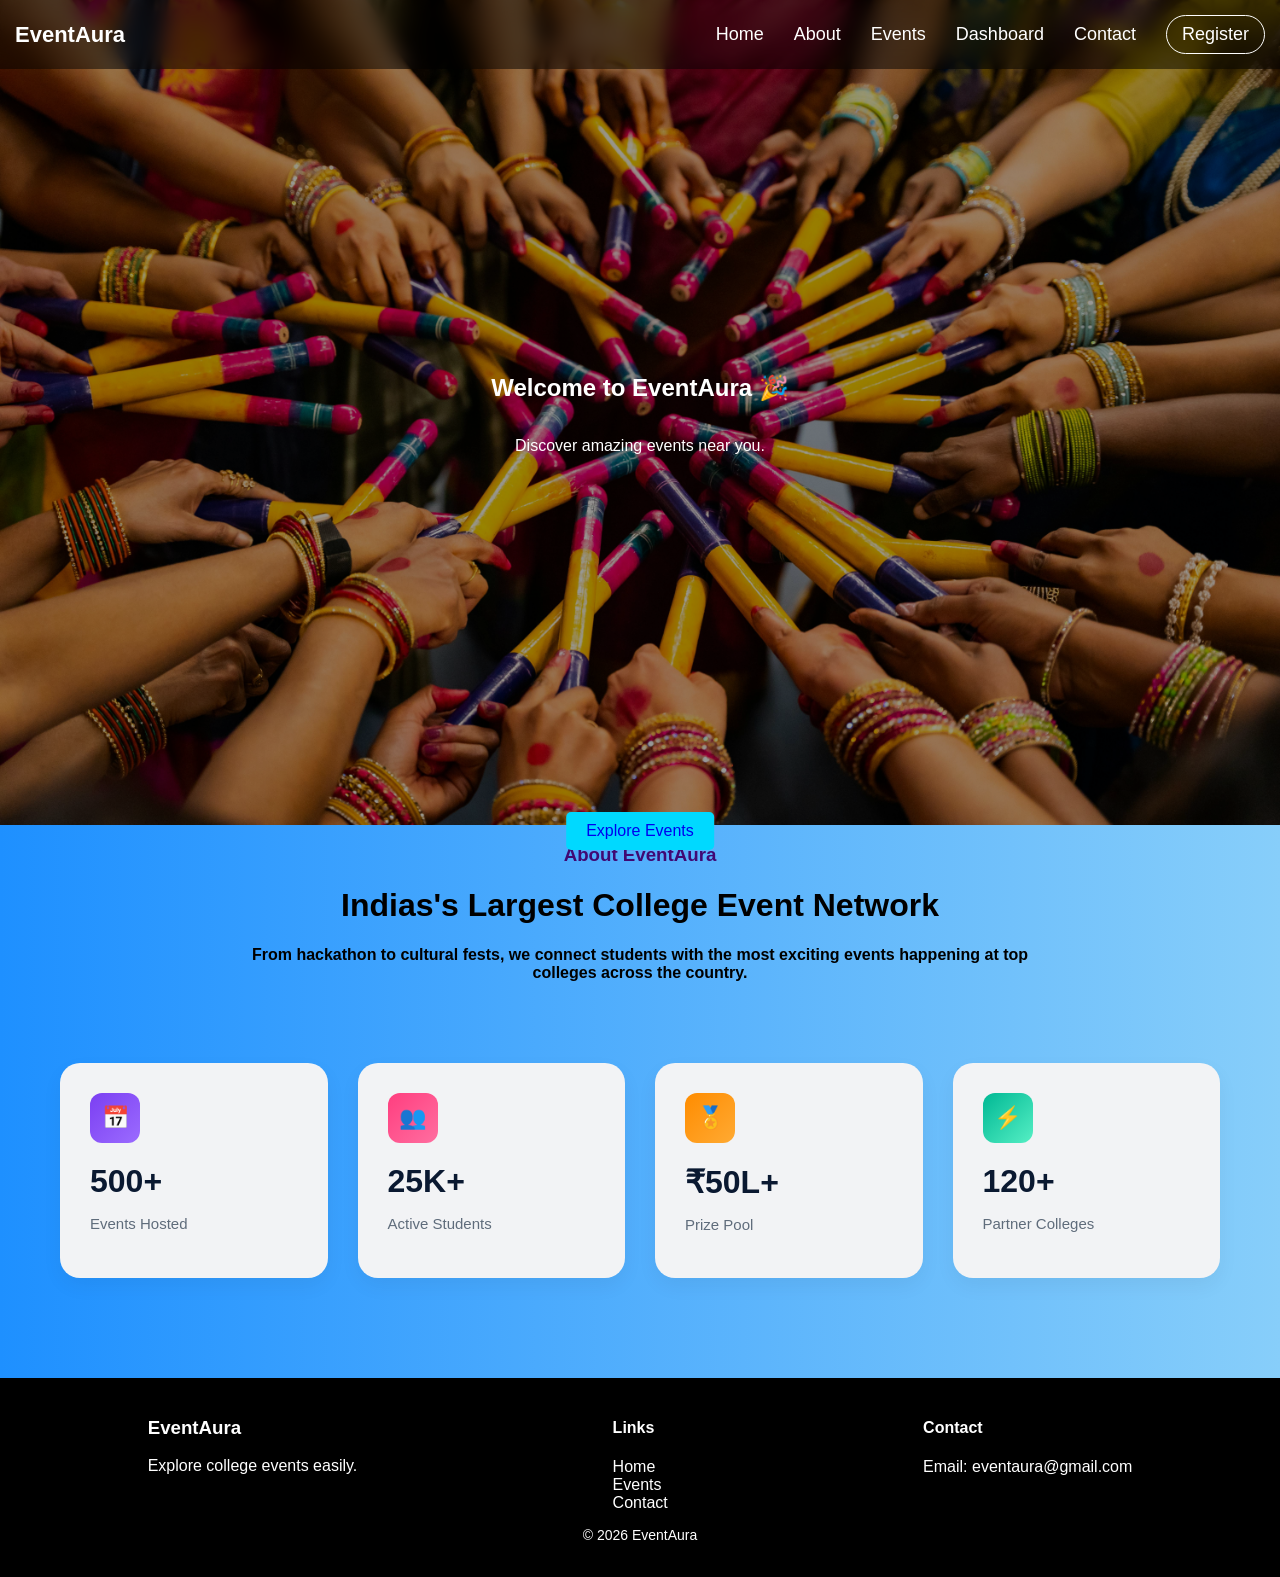
<file: EventManagementSystem/index.html>
<!DOCTYPE html>
<html lang="en">

<head>
    <meta charset="UTF-8">
    <meta name="viewport" content="width=device-width, initial-scale=1.0">

    <!-- Correct path -->
    <link rel="stylesheet" href="css/style.css">

    <script src="JS/script.js" defer></script>

    <script>
        if (localStorage.getItem("theme") === "dark") {
            document.documentElement.classList.add("dark");
        }
    </script>

    <title>EventAura</title>
</head>

<body>

    <!-- Navbar -->
    <header class="navbar">
        <div class="logo"><a href="index.html">EventAura</a></div>

        <nav class="navbaritems">
            <a href="index.html">Home</a>
            <a href="#midElement">About</a>
            <a href="Events.html">Events</a>
            <a href="Dashboard.html">Dashboard</a>
            <a href="Contact.html">Contact</a>
            <a href="Register.html" class="btn">Register</a>
        </nav>
    </header>

    <!-- Home Section -->
    <section class="home">

        <!-- Slider -->
        <div class="slider">

            <!-- Slide 1 -->
            <div class="slide active">
                <h1>Welcome to EventAura 🎉</h1>
                <p>Discover amazing events near you.</p>
            </div>

            <!-- Slide 2 -->
            <div class="slide">
                <h1>Upcoming Events</h1>
                <p>Music Fest | Tech Conference | Art Expo</p>
            </div>

            <!-- Slide 3 -->
            <div class="slide">
                <h1>Join Us</h1>
                <p>Register now and never miss an event!</p>
            </div>
        </div>
        <button class="explore-btn"><a href="Events.html" style="text-decoration: none;">Explore Events</a></button>
    </section>

    <div class="midElement" id="midElement">
            <h3 style="color:rgb(64, 8, 116);">About EventAura</h3>
            <h1>Indias's Largest College Event Network</h1>
            <h4>From hackathon to cultural fests, we connect students with the most exciting events happening at top colleges across the country.</h4>
    </div>
 
    <section>
        <div class="mid-next-section">

            <div class="card">
                <div class="icon purple">📅</div>
                <h2>500+</h2>
                <p>Events Hosted</p>
            </div>

            <div class="card">
                <div class="icon pink">👥</div>
                <h2>25K+</h2>
                <p>Active Students</p>
            </div>

            <div class="card">
                <div class="icon orange">🏅</div>
                <h2>₹50L+</h2>
                <p>Prize Pool</p>
            </div>

            <div class="card">
                <div class="icon green">⚡</div>
                <h2>120+</h2>
                <p>Partner Colleges</p>
            </div>

        </div>
    </section>

    <footer class="footer">

        <div class="footer-content">

            <div>
                <h3>EventAura</h3>
                <p>Explore college events easily.</p>
            </div>

            <div>
                <h4>Links</h4>
                <a href="index.html">Home</a><br>
                <a href="Events.html">Events</a><br>
                <a href="Contact.html">Contact</a>
            </div>

            <div>
                <h4>Contact</h4>
                <p>Email: eventaura@gmail.com</p>
            </div>

        </div>

        <p class="footer-bottom">© 2026 EventAura</p>

    </footer>
    <!-- Theme application script -->
    <script>
        if (localStorage.getItem("theme") === "dark") {
            document.body.classList.add("dark");
        }
    </script>
</body>

</html>
</file>
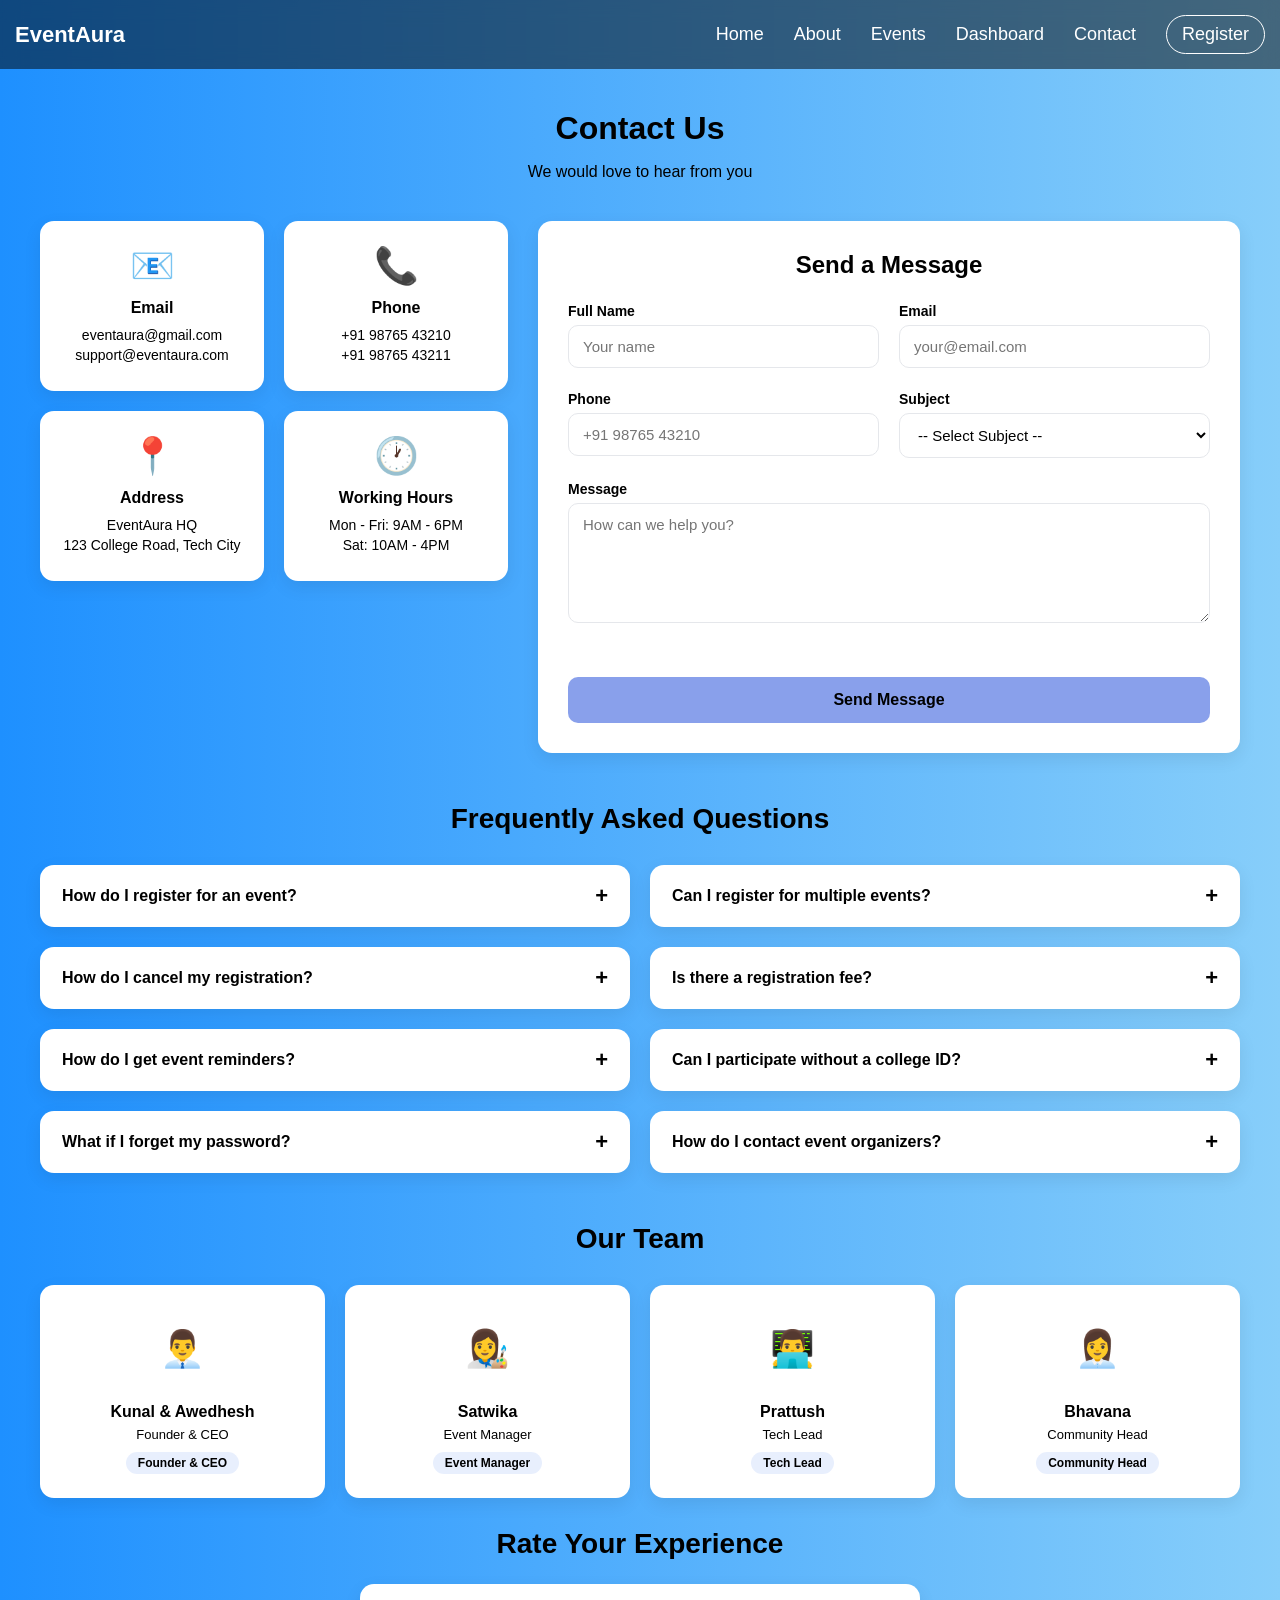
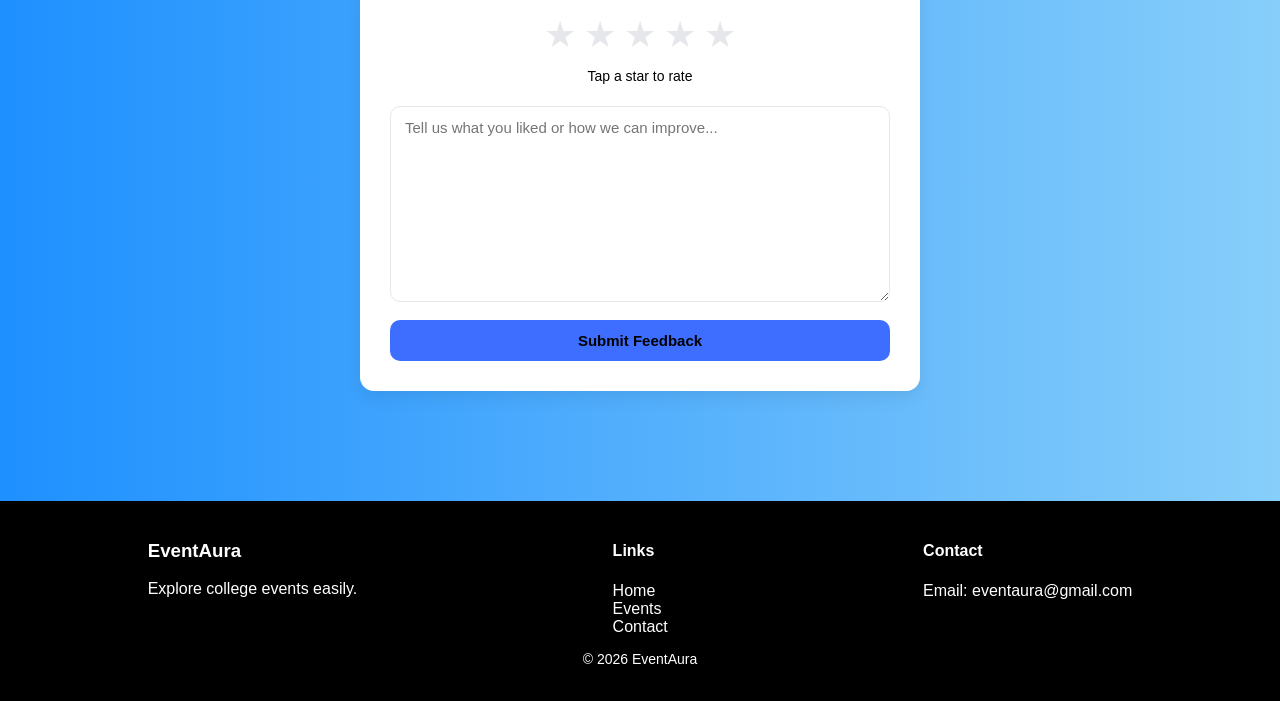
<file: EventManagementSystem/Contact.html>
<!DOCTYPE html>
<html lang="en">

<head>
    <meta charset="UTF-8">
    <meta name="viewport" content="width=device-width, initial-scale=1.0">
    <link rel="stylesheet" href="css/Contact.css">
    <title>Contact - EventAura</title>
</head>

<body>

    <!-- Navbar -->
    <header class="navbar">
        <div class="logo"><a href="index.html">EventAura</a></div>

        <nav class="navbaritems">
            <a href="index.html">Home</a>
            <a href="index.html#midElement">About</a>
            <a href="Events.html">Events</a>
            <a href="Dashboard.html">Dashboard</a>
            <a href="Contact.html">Contact</a>
            <a href="Register.html" class="btn">Register</a>
        </nav>
    </header>

    <div class="contact-page">
        <div class="contact-header">
            <h1>Contact Us</h1>
            <p id="contactGreeting">We would love to hear from you</p>
        </div>

        <div class="contact-grid">
            <!-- Contact Info Cards -->
            <div class="contact-info-section">
                <div class="info-card">
                    <div class="info-icon">📧</div>
                    <h3>Email</h3>
                    <p>eventaura@gmail.com</p>
                    <p>support@eventaura.com</p>
                </div>
                <div class="info-card">
                    <div class="info-icon">📞</div>
                    <h3>Phone</h3>
                    <p>+91 98765 43210</p>
                    <p>+91 98765 43211</p>
                </div>
                <div class="info-card">
                    <div class="info-icon">📍</div>
                    <h3>Address</h3>
                    <p>EventAura HQ</p>
                    <p>123 College Road, Tech City</p>
                </div>
                <div class="info-card">
                    <div class="info-icon">🕐</div>
                    <h3>Working Hours</h3>
                    <p>Mon - Fri: 9AM - 6PM</p>
                    <p>Sat: 10AM - 4PM</p>
                </div>
            </div>

            <!-- Contact Form -->
            <div class="contact-form-section">
                <div class="form-card">
                    <h2>Send a Message</h2>
                    <form id="contactForm">
                        <div class="form-row">
                            <div class="form-group">
                                <label>Full Name</label>
                                <input type="text" id="contactName" required placeholder="Your name">
                            </div>
                            <div class="form-group">
                                <label>Email</label>
                                <input type="email" id="contactEmail" required placeholder="your@email.com">
                            </div>
                        </div>

                        <div class="form-row">
                            <div class="form-group">
                                <label>Phone</label>
                                <input type="tel" id="contactPhone" placeholder="+91 98765 43210">
                            </div>
                            <div class="form-group">
                                <label>Subject</label>
                                <select id="contactSubject" required>
                                    <option value="" selected disabled>-- Select Subject --</option>
                                    <option>General Inquiry</option>
                                    <option>Event Registration Help</option>
                                    <option>Technical Support</option>
                                    <option>Partnership</option>
                                    <option>Feedback</option>
                                    <option>Other</option>
                                </select>
                            </div>
                        </div>

                        <div class="form-group full-width">
                            <label>Message</label>
                            <textarea id="contactMessage" rows="5" required
                                placeholder="How can we help you?"></textarea>
                        </div>

                        <div class="error" id="contactError"></div>
                        <button type="submit" class="submit-btn">Send Message</button>
                    </form>
                </div>
            </div>
        </div>

        <!-- FAQ Section -->
        <div class="faq-section">
            <h2>Frequently Asked Questions</h2>
            <div class="faq-grid" id="faqContainer"></div>
        </div>

        <!-- Team Section -->
        <div class="team-section">
            <h2>Our Team</h2>
            <div class="team-grid" id="teamContainer"></div>
        </div>
        <!-- Feedback Section -->
        <div class="feedback-section">
            <h2>Rate Your Experience</h2>
            <div class="feedback-card">
                <div class="star-rating" id="starRating">
                    <span class="star" data-value="1">★</span>
                    <span class="star" data-value="2">★</span>
                    <span class="star" data-value="3">★</span>
                    <span class="star" data-value="4">★</span>
                    <span class="star" data-value="5">★</span>
                </div>
                <p class="rating-text" id="ratingText">Tap a star to rate</p>
                <div class="feedback-form">
                    <textarea id="feedbackMessage" rows="10"
                        placeholder="Tell us what you liked or how we can improve..."></textarea>
                    <button id="feedbackSubmit" class="feedback-btn">Submit Feedback</button>
                </div>
                <div class="feedback-success" id="feedbackSuccess" style="display: none;">
                    <div class="success-icon">🎉</div>
                    <h3>Thank You!</h3>
                    <p>Your feedback helps us improve EventAura.</p>
                </div>
            </div>
        </div>

    </div>

    <footer class="footer">
        <div class="footer-content">
            <div>
                <h3>EventAura</h3>
                <p>Explore college events easily.</p>
            </div>
            <div>
                <h4>Links</h4>
                <a href="index.html">Home</a><br>
                <a href="Events.html">Events</a><br>
                <a href="Contact.html">Contact</a>
            </div>
            <div>
                <h4>Contact</h4>
                <p>Email: eventaura@gmail.com</p>
            </div>
        </div>
        <p class="footer-bottom">© 2026 EventAura</p>
    </footer>

    <script src="JS/Contact.js"></script>
</body>

</html>
</file>
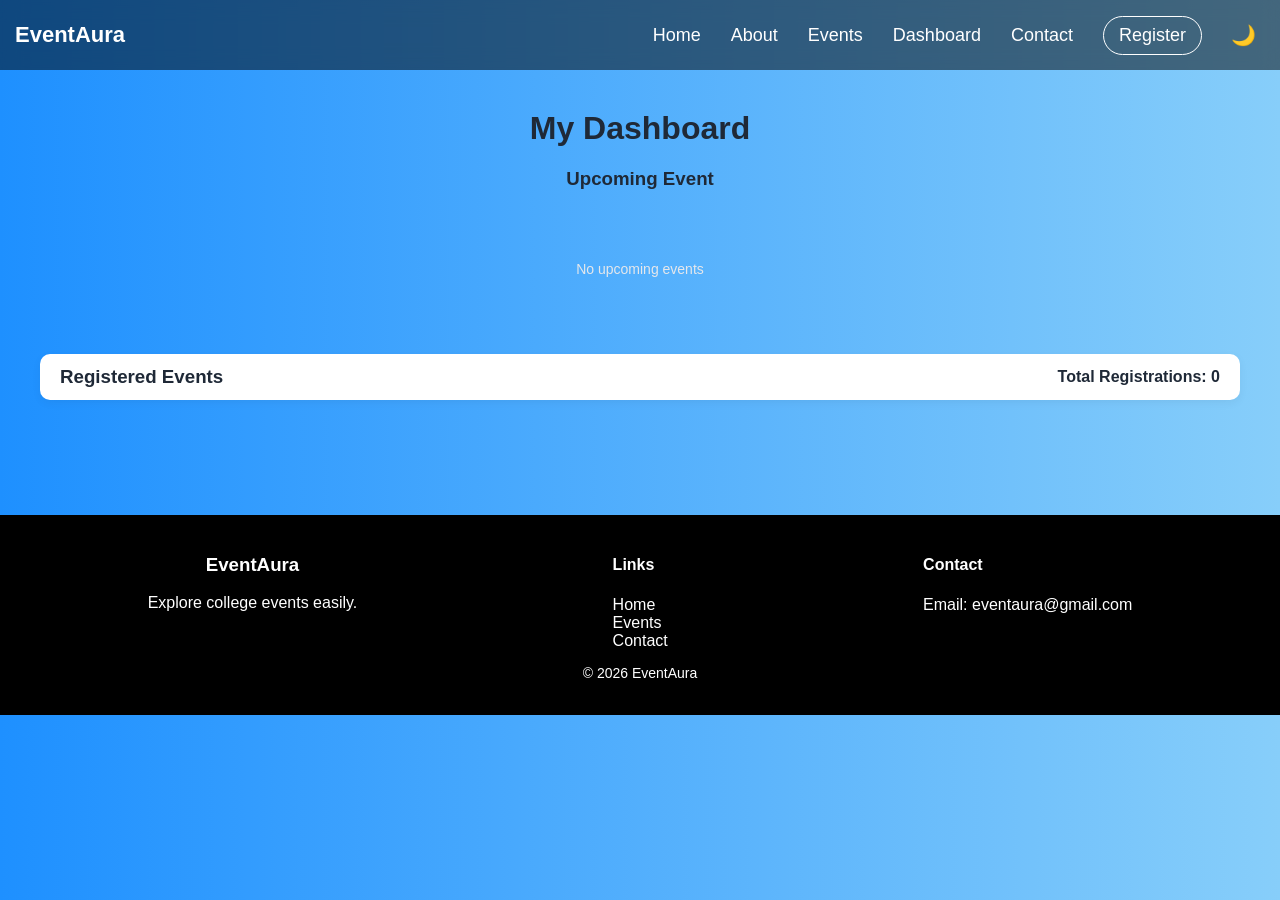
<file: EventManagementSystem/Dashboard.html>
<!DOCTYPE html>
<html lang="en">

<head>
    <meta charset="UTF-8">
    <meta name="viewport" content="width=device-width, initial-scale=1.0">
    <link rel="stylesheet" href="css/Dashboard.css">
    <title>Dashboard</title>
</head>

<body>

    <!-- Navbar -->
    <header class="navbar">
        <div class="logo"><a href="index.html">EventAura</a></div>

        <nav class="navbaritems">
            <a href="index.html">Home</a>
            <a href="index.html#midElement">About</a>
            <a href="Events.html">Events</a>
            <a href="Dashboard.html">Dashboard</a>
            <a href="Contact.html">Contact</a>
            <a href="Register.html" class="btn">Register</a>
            <button id="themeToggle" class="theme-toggle" aria-label="Toggle theme">🌙</button>
        </nav>
    </header>
    <div class="dashboard">
        <h1>My Dashboard</h1>
        <h4 id="userGreeting"></h4>
        <h3>Upcoming Event</h3>
        <div id="upcomingEvent"></div>
        <div class="top-row">
            <h3>Registered Events</h3>
            <h4>
                Total Registrations:
                <span id="totalCount">0</span>
            </h4>
        </div>
        <div id="eventContainer"></div>
    </div>

    <footer class="footer">

        <div class="footer-content">

            <div>
                <h3>EventAura</h3>
                <p>Explore college events easily.</p>
            </div>

            <div>
                <h4>Links</h4>
                <a href="index.html">Home</a><br>
                <a href="Events.html">Events</a><br>
                <a href="Contact.html">Contact</a>
            </div>

            <div>
                <h4>Contact</h4>
                <p>Email: eventaura@gmail.com</p>
            </div>

        </div>

        <p class="footer-bottom">© 2026 EventAura</p>

    </footer>
    <script src="JS/Dashboard.js"></script>

</body>

</html>
</file>
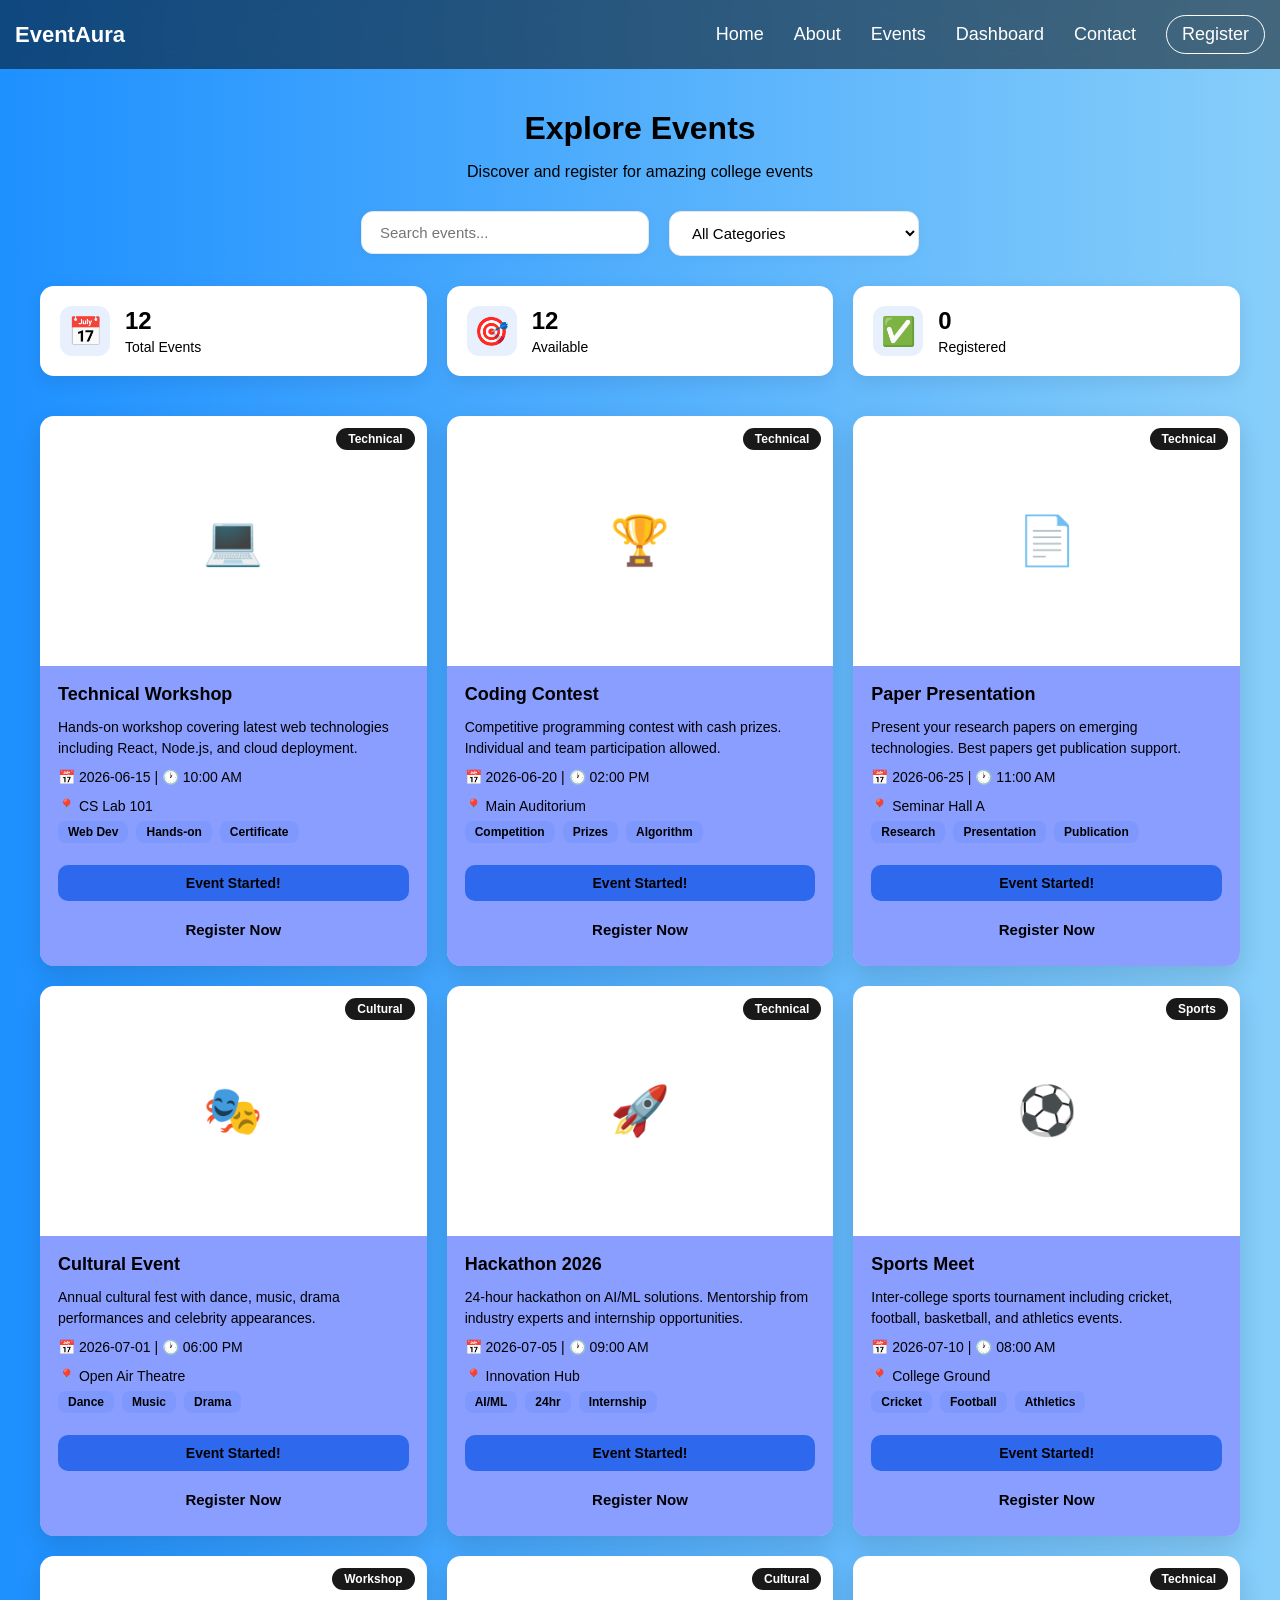
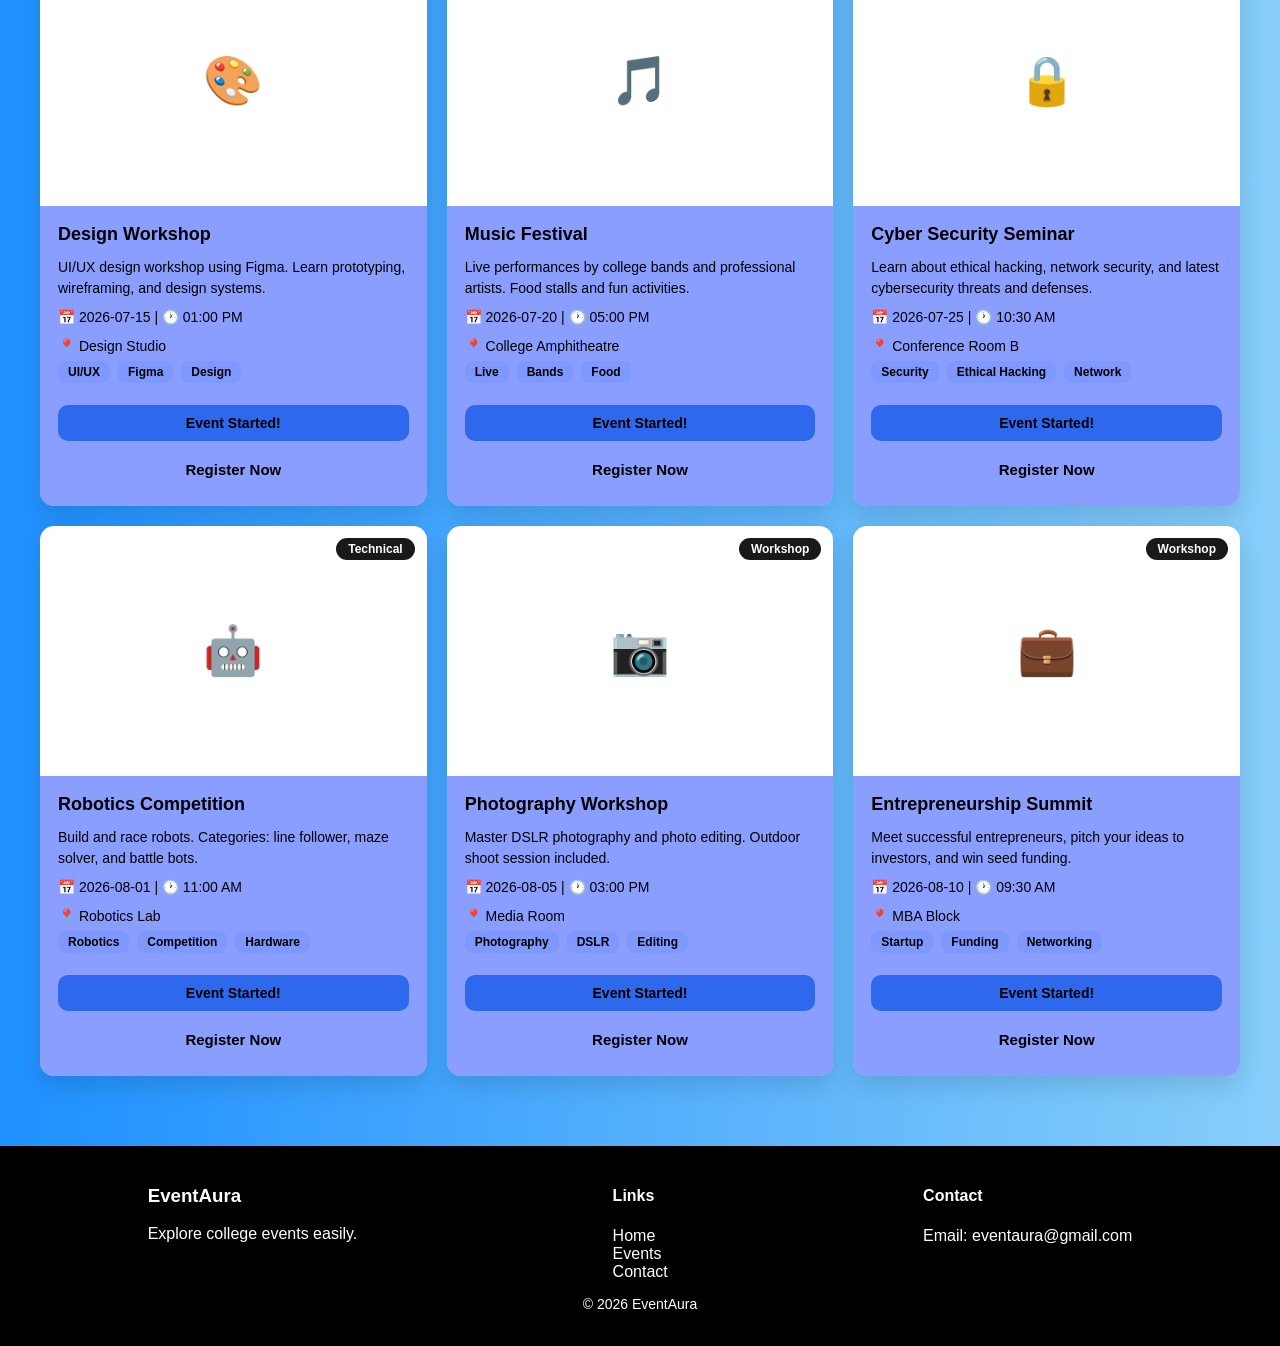
<file: EventManagementSystem/Events.html>
<!DOCTYPE html>
<html lang="en">

<head>
    <meta charset="UTF-8">
    <meta name="viewport" content="width=device-width, initial-scale=1.0">
    <link rel="stylesheet" href="css/Events.css">
    <title>Events - EventAura</title>
</head>

<body>

    <!-- Navbar -->
    <header class="navbar">
        <div class="logo"><a href="index.html">EventAura</a></div>

        <nav class="navbaritems">
            <a href="index.html">Home</a>
            <a href="index.html#midElement">About</a>
            <a href="Events.html">Events</a>
            <a href="Dashboard.html">Dashboard</a>
            <a href="Contact.html">Contact</a>
            <a href="Register.html" class="btn">Register</a>
        </nav>
    </header>

    <div class="events-page">
        <div class="events-header">
            <h1>Explore Events</h1>
            <p id="eventGreeting">Discover and register for amazing college events</p>
        </div>

        <div class="events-controls">
            <div class="search-box">
                <input type="text" id="searchInput" placeholder="Search events...">
            </div>
            <div class="filter-box">
                <select id="categoryFilter">
                    <option value="all">All Categories</option>
                    <option value="Technical">Technical</option>
                    <option value="Cultural">Cultural</option>
                    <option value="Sports">Sports</option>
                    <option value="Workshop">Workshop</option>
                </select>
            </div>
        </div>

        <div class="events-stats">
            <div class="stat-card">
                <div class="stat-icon">📅</div>
                <div class="stat-info">
                    <h3 id="totalEvents">12</h3>
                    <p>Total Events</p>
                </div>
            </div>
            <div class="stat-card">
                <div class="stat-icon">🎯</div>
                <div class="stat-info">
                    <h3 id="availableEvents">12</h3>
                    <p>Available</p>
                </div>
            </div>
            <div class="stat-card">
                <div class="stat-icon">✅</div>
                <div class="stat-info">
                    <h3 id="registeredCount">0</h3>
                    <p>Registered</p>
                </div>
            </div>
        </div>

        <div id="eventsContainer" class="events-grid"></div>

        <div id="noEvents" class="no-events" style="display: none;">
            <div class="no-events-icon">🔍</div>
            <h3>No events found</h3>
            <p>Try adjusting your search or filter criteria</p>
        </div>
    </div>

    <footer class="footer">
        <div class="footer-content">
            <div>
                <h3>EventAura</h3>
                <p>Explore college events easily.</p>
            </div>
            <div>
                <h4>Links</h4>
                <a href="index.html">Home</a><br>
                <a href="Events.html">Events</a><br>
                <a href="Contact.html">Contact</a>
            </div>
            <div>
                <h4>Contact</h4>
                <p>Email: eventaura@gmail.com</p>
            </div>
        </div>
        <p class="footer-bottom">© 2026 EventAura</p>
    </footer>

    <script src="JS/Events.js"></script>
</body>

</html>
</file>
<file: EventManagementSystem/css/style.css>
/* Reset */
body {
    margin: 0;
    font-family: Arial, sans-serif;
    background-color: rgb(246, 244, 244);
    background-image: linear-gradient(to right, #1E90FF, #87CEFA);

}

/* =========================
   NAVBAR (UNCHANGED)
========================= */
.navbar {
    position: fixed;
    top: 0;
    width: 100%;
    display: flex;
    justify-content: space-between;
    align-items: center;

    padding-top: 15px;
    padding-bottom: 15px;
    padding-left: 15px;

    background: rgba(0, 0, 0, 0.5);
    backdrop-filter: blur(10px);

    color: white;
    z-index: 1000;
}

.navbaritems {
    display: flex;
    justify-content: right;
    align-items: center;
    padding-right: 15px;
}

/* Logo */
.logo a {
    font-size: 22px;
    font-weight: bold;
    text-decoration: none;
    color: #fff;
}


/* Nav links */
nav a {
    margin: 0 15px;
    text-decoration: none;
    color: white;
    font-size: 18px;
}

nav a:hover {
    color: #00d9ff;
}

/* Register button */
.btn {
    padding: 8px 15px;
    border: 1px solid white;
    border-radius: 20px;
}

/* Slider */
.slider {
    width: 100%;
    height: 825px;
    position: relative;
    overflow: hidden;
}

/* Slides */
.slide {
    width: 100%;
    height: 100%;
    position: absolute;

    display: flex;
    flex-direction: column;
    justify-content: center;
    align-items: center;

    opacity: 0;
    transition: opacity 0.8s ease;

    color: white;
    text-align: center;
}

/* Active slide */
.active {
    opacity: 1;
}

/* Background images */
.slide:nth-child(1) {
    background: url("../images/dandia.jpg") no-repeat center/cover;
}

.slide:nth-child(2) {
    background: url("../images/fest.jpg") no-repeat center/cover;
}

.slide:nth-child(3) {
    background: url("../images/lecture.jpg") no-repeat center/cover;
}

/* Dark overlay */
.slide::before {
    content: "";
    position: absolute;
    width: 100%;
    height: 100%;
    background: rgba(0, 0, 0, 0.4);
}

/* Bring text above overlay */
.slide h1,
.slide p {
    position: relative;
    z-index: 1;
    /* font-size: 90px;
    font of h1 will be increases */
}

/* Button */
.explore-btn {
    position: absolute;
    bottom: 50px;
    left: 50%;
    transform: translateX(-50%);

    padding: 10px 20px;
    font-size: 16px;

    background: #00d9ff;
    border: none;
    border-radius: 5px;

    color: black;
    cursor: pointer;
}

.explore-btn:hover {
    background: #00bcd4;
}

.midElement {

    max-width: 800px;
    margin: auto;
    text-align: center;
}

.mid-next-section {
    display: grid;
    grid-template-columns: 1fr 1fr 1fr 1fr;
    gap: 20px;
    padding: 60px;
}

.box {
    background-color: white;
    width: 100%;
    height: 200px;
    border-radius: 40px;

}

.mid-next-section {
    display: grid;
    grid-template-columns: repeat(4, 1fr);
    gap: 30px;
    padding: 60px;
}

/* Card */
.card {
    background: #f2f3f5;
    border-radius: 20px;
    padding: 30px;

    text-align: left;

    box-shadow: 0 8px 20px rgba(0, 0, 0, 0.05);
    transition: 0.3s;
}

.card:hover {
    transform: translateY(-8px);
}

/* Icon box */
.icon {
    width: 50px;
    height: 50px;
    border-radius: 12px;

    display: flex;
    justify-content: center;
    align-items: center;

    font-size: 22px;
    color: white;
    margin-bottom: 20px;
}

/* Colors */
.purple {
    background: linear-gradient(135deg, #7b3ff2, #9b6bff);
}

.pink {
    background: linear-gradient(135deg, #ff3e7f, #ff6ea0);
}

.orange {
    background: linear-gradient(135deg, #ff8c00, #ffaa33);
}

.green {
    background: linear-gradient(135deg, #00b894, #55efc4);
}

/* Numbers */
.card h2 {
    font-size: 32px;
    margin: 10px 0;
    color: #0a1931;
}

/* Text */
.card p {
    color: #5f6c7b;
    font-size: 15px;
}

.footer {
    background-color: black;
    color: white;
    padding: 20px;
    margin-top: 40px;
}

/* layout */
.footer-content {
    display: flex;
    justify-content: space-around;
}

/* links */
.footer a {
    color: white;
    text-decoration: none;
}

.footer a:hover {
    color: #00d9ff;
}

/* bottom text */
.footer-bottom {
    text-align: center;
    margin-top: 15px;
    font-size: 14px;
}

/* =========================
   DARK MODE
========================= */
html.dark, body.dark {
    background: #0f1115;
    color: #e6e6e6;
}

body.dark {
    background-image: none;
    background-color: #0f1115;
}

body.dark .navbar {
    background: rgba(20, 20, 20, 0.95);
}

body.dark nav a {
    color: #e6e6e6;
}

body.dark nav a:hover {
    color: #00d9ff;
}

body.dark .slide h1,
body.dark .slide p {
    color: #f3f4f6;
}

body.dark .explore-btn {
    background: #00d9ff;
    color: #000;
}

body.dark .explore-btn:hover {
    background: #00b4d8;
}

body.dark .card {
    background: #1a1d24;
    box-shadow: 0 8px 20px rgba(0, 0, 0, 0.4);
}

body.dark .card h2 {
    color: #f3f4f6;
}

body.dark .card p {
    color: #c7c7c7;
}

body.dark .footer {
    background-color: #0a0a0a;
    color: #e6e6e6;
}

body.dark .footer a {
    color: #e6e6e6;
}

body.dark .footer a:hover {
    color: #00d9ff;
}
</file>
<file: EventManagementSystem/css/Contact.css>
/* =========================
   BASE
========================= */
body {
  padding-top: 80px;
  margin: 0;
  font-family: Arial, sans-serif;
  background: var(--bg);
  color: var(--text);
  background-image: linear-gradient(to right, #1E90FF, #87CEFA);
  transition: background 0.3s ease, color 0.3s ease;
}

/* =========================
   NAVBAR (UNCHANGED)
========================= */
.navbar {
    position: fixed;
    top: 0;
    width: 100%;
    display: flex;
    justify-content: space-between;
    align-items: center;

    padding-top: 15px;
    padding-bottom: 15px;
    padding-left: 15px;

    background: rgba(0, 0, 0, 0.5);
    backdrop-filter: blur(10px);

    color: white;
    z-index: 1000;
}

.navbaritems {
    display: flex;
    justify-content: right;
    align-items: center;
    padding-right: 15px;
}

/* Logo */
.logo a {
    font-size: 22px;
    font-weight: bold;
    text-decoration: none;
    color: #fff;
}


/* Nav links */
nav a {
    margin: 0 15px;
    text-decoration: none;
    color: white;
    font-size: 18px;
}

nav a:hover {
    color: #00d9ff;
}

/* Register button */
.btn {
  padding: 8px 15px;
  border: 1px solid white;
  border-radius: 20px;
}

/* =========================
   CONTACT PAGE WRAPPER
========================= */
.contact-page {
  max-width: 1200px;
  margin: auto;
  padding: 20px;
  min-height: calc(100vh - 200px);
}

/* =========================
   HEADER SECTION
========================= */
.contact-header {
  text-align: center;
  margin-bottom: 40px;
}

.contact-header h1 {
  margin: 10px 0;
  font-size: 32px;
}

#contactGreeting {
  color: var(--muted);
  margin-bottom: 10px;
  font-size: 16px;
}

/* =========================
   CONTACT GRID
========================= */
.contact-grid {
  display: grid;
  grid-template-columns: 1fr 1.5fr;
  gap: 30px;
  margin-bottom: 50px;
}

/* =========================
   INFO CARDS (LEFT SIDE)
========================= */
.contact-info-section {
  display: grid;
  grid-template-columns: 1fr 1fr;
  gap: 20px;
  align-content: start;
}

.info-card {
  background: var(--card);
  background-color: #fff;
  border-radius: 14px;
  padding: 24px 20px;
  box-shadow: 0 6px 18px rgba(0,0,0,0.08);
  border-left: 5px solid var(--primary);
  transition: 0.3s ease;
  text-align: center;
}

.info-card:hover {
  transform: translateY(-6px);
  box-shadow: 0 10px 25px rgba(0,0,0,0.12);
}

.info-icon {
  font-size: 36px;
  margin-bottom: 12px;
}

.info-card h3 {
  margin: 0 0 10px;
  font-size: 16px;
  color: var(--text);
}

.info-card p {
  margin: 4px 0;
  color: var(--muted);
  font-size: 14px;
}

/* =========================
   FORM CARD (RIGHT SIDE)
========================= */
.form-card {
  background: var(--card);
  background-color: #fff;
  border-radius: 14px;
  padding: 30px;
  box-shadow: 0 6px 18px rgba(0,0,0,0.08);
  border-left: 5px solid var(--primary);
}

.form-card h2 {
  margin: 0 0 24px;
  text-align: center;
  color: var(--text);
}

.form-row {
  display: grid;
  grid-template-columns: 1fr 1fr;
  gap: 20px;
  margin-bottom: 5px;
}

.form-group {
  margin-bottom: 18px;
}

.form-group.full-width {
  grid-column: 1 / -1;
}

.form-group label {
  display: block;
  font-weight: bold;
  margin-bottom: 6px;
  font-size: 14px;
  color: var(--text);
}

.form-group input,
.form-group select,
.form-group textarea {
  width: 100%;
  padding: 12px 14px;
  border: 1px solid #e5e7eb;
  border-radius: 10px;
  font-size: 15px;
  background: var(--card);
  color: var(--text);
  box-sizing: border-box;
  transition: 0.3s ease;
  font-family: Arial, sans-serif;
}

.form-group input:focus,
.form-group select:focus,
.form-group textarea:focus {
  outline: none;
  border-color: var(--primary);
  box-shadow: 0 0 0 3px rgba(37, 99, 235, 0.1);
}

.form-group textarea {
  resize: vertical;
  min-height: 120px;
}

.error {
  color: var(--danger);
  font-size: 14px;
  margin-bottom: 12px;
  text-align: center;
  min-height: 20px;
}

.submit-btn {
  width: 100%;
  padding: 14px;
  border: none;
  border-radius: 10px;
  background: var(--primary);
  background-color: rgba(50, 90, 221, 0.571);
  color: #000;
  cursor: pointer;
  font-size: 16px;
  font-weight: 600;
  transition: 0.3s ease;
}

.submit-btn:hover {
  background: #1d4ed8;
  transform: scale(1.02);
  color: #fff;
}

/* Success message */
.success-message {
  background: rgba(22, 163, 74, 0.1);
  color: var(--success);
  padding: 14px;
  border-radius: 10px;
  text-align: center;
  margin-bottom: 16px;
  font-weight: 600;
}

/* =========================
   FAQ SECTION
========================= */
.faq-section {
  margin-bottom: 50px;
}

.faq-section h2 {
  text-align: center;
  margin-bottom: 30px;
  font-size: 28px;
}

.faq-grid {
  display: grid;
  grid-template-columns: repeat(2, 1fr);
  gap: 20px;
}

.faq-item {
  background: var(--card);
  background-color: #fff;
  border-radius: 14px;
  box-shadow: 0 6px 18px rgba(0,0,0,0.08);
  overflow: hidden;
  transition: 0.3s ease;
}

.faq-item:hover {
  box-shadow: 0 10px 25px rgba(0,0,0,0.12);
}

.faq-question {
  padding: 18px 22px;
  display: flex;
  justify-content: space-between;
  align-items: center;
  cursor: pointer;
  font-weight: 600;
  color: var(--text);
  border-left: 5px solid var(--primary);
}

.faq-question::after {
  content: "+";
  font-size: 22px;
  color: var(--primary);
  transition: transform 0.3s ease;
}

.faq-item.active .faq-question::after {
  content: "−";
}

.faq-answer {
  padding: 0 22px;
  max-height: 0;
  overflow: hidden;
  transition: max-height 0.3s ease, padding 0.3s ease;
  color: var(--muted);
  font-size: 14px;
  line-height: 1.6;
}

.faq-item.active .faq-answer {
  padding: 0 22px 18px;
  max-height: 200px;
}

/* =========================
   TEAM SECTION
========================= */
.team-section {
  margin-bottom: 30px;
}

.team-section h2 {
  text-align: center;
  margin-bottom: 30px;
  font-size: 28px;
}

.team-grid {
  display: grid;
  grid-template-columns: repeat(4, 1fr);
  gap: 20px;
}

.team-card {
  background: var(--card);
  background-color: #fff;
  border-radius: 14px;
  padding: 24px;
  box-shadow: 0 6px 18px rgba(0,0,0,0.08);
  text-align: center;
  transition: 0.3s ease;
  border-left: 5px solid var(--primary);
}

.team-card:hover {
  transform: translateY(-6px);
  box-shadow: 0 10px 25px rgba(0,0,0,0.12);
}

.team-avatar {
  width: 80px;
  height: 80px;
  border-radius: 50%;
  background: linear-gradient(135deg, var(--primary), var(--primary-light));
  display: flex;
  align-items: center;
  justify-content: center;
  font-size: 36px;
  margin: 0 auto 14px;
}

.team-card h3 {
  margin: 0 0 6px;
  font-size: 16px;
  color: var(--text);
}

.team-card p {
  margin: 0;
  color: var(--muted);
  font-size: 13px;
}

.team-role {
  display: inline-block;
  background: rgba(37, 99, 235, 0.1);
  color: var(--primary);
  padding: 4px 12px;
  border-radius: 20px;
  font-size: 12px;
  font-weight: 600;
  margin-top: 10px;
}

/* =========================
   FOOTER (MATCHING EXISTING)
========================= */
.footer {
  background-color: black;
  color: white;
  padding: 20px;
  margin-top: 40px;
}

.footer-content {
  display: flex;
  justify-content: space-around;
}

.footer a {
  color: white;
  text-decoration: none;
}

.footer a:hover {
  color: #00d9ff;
}

.footer-bottom {
  text-align: center;
  margin-top: 15px;
  font-size: 14px;
}

/* =========================
   FEEDBACK SECTION
========================= */
.feedback-section {
  margin-bottom: 50px;
  text-align: center;
}

.feedback-section h2 {
  margin-bottom: 24px;
  font-size: 28px;
}

.feedback-card {
  background: var(--card);
  background-color: #fff;
  border-radius: 14px;
  padding: 30px;
  box-shadow: 0 6px 18px rgba(0,0,0,0.08);
  border-left: 5px solid var(--warning);
  max-width: 500px;
  margin: 0 auto;
  transition: 0.3s ease;
}

.feedback-card:hover {
  transform: translateY(-4px);
  box-shadow: 0 10px 25px rgba(0,0,0,0.12);
}

/* Star Rating */
.star-rating {
  display: flex;
  justify-content: center;
  gap: 8px;
  margin-bottom: 12px;
}

.star {
  font-size: 36px;
  color: #e5e7eb;
  cursor: pointer;
  transition: 0.2s ease;
  user-select: none;
}

.star:hover,
.star.active {
  color: var(--warning);
  transform: scale(1.15);
}

.star.hover {
  color: #fbbf24;
}

.rating-text {
  color: var(--muted);
  font-size: 14px;
  margin: 0 0 18px;
  min-height: 20px;
}

/* Feedback Form */
.feedback-form textarea {
  width: 100%;
  padding: 12px 14px;
  border: 1px solid #e5e7eb;
  border-radius: 10px;
  font-size: 15px;
  background: var(--card);
  color: var(--text);
  box-sizing: border-box;
  resize: vertical;
  min-height: 80px;
  font-family: Arial, sans-serif;
  margin-bottom: 14px;
  transition: 0.3s ease;
}

.feedback-form textarea:focus {
  outline: none;
  border-color: var(--warning);
  box-shadow: 0 0 0 3px rgba(245, 158, 11, 0.1);
}

.feedback-btn {
  width: 100%;
  padding: 12px;
  border: none;
  border-radius: 10px;
  background: var(--warning);
  color: #000;
  background-color: rgba(0, 64, 255, 0.758);
  cursor: pointer;
  font-size: 15px;
  font-weight: 600;
  transition: 0.3s ease;
}

.feedback-btn:hover {
  background: #d97706;
  transform: scale(1.02);
}

.feedback-btn:disabled {
  background: #d1d5db;
  cursor: not-allowed;
  transform: none;
}

/* Feedback Success */
.feedback-success {
  padding: 20px;
}

.success-icon {
  font-size: 48px;
  margin-bottom: 12px;
}

.feedback-success h3 {
  margin: 0 0 8px;
  color: var(--success);
}

.feedback-success p {
  margin: 0;
  color: var(--muted);
}

/* =========================
   DARK MODE - FEEDBACK
========================= */
body.dark .feedback-card {
  background: #1a1d24;
  border-left-color: #f59e0b;
}

body.dark .star {
  color: #374151;
}

body.dark .star.active,
body.dark .star.hover {
  color: #fbbf24;
}

body.dark .feedback-form textarea {
  background: #1a1d24;
  color: #e6e6e6;
  border-color: #374151;
}

body.dark .feedback-btn {
  background: #f59e0b;
}

body.dark .feedback-btn:hover {
  background: #d97706;
}

body.dark .feedback-success h3 {
  color: #22c55e;
}

/* =========================
   DARK MODE
========================= */
body.dark {
  background: #0f1115;
  color: #e6e6e6;
}

body.dark .navbar {
  background: rgba(20, 20, 20, 0.95);
}

body.dark nav a {
  color: #e6e6e6;
}

body.dark .contact-header h1,
body.dark .faq-section h2,
body.dark .team-section h2,
body.dark .form-card h2 {
  color: #f3f4f6;
}

body.dark .info-card,
body.dark .form-card,
body.dark .faq-item,
body.dark .team-card {
  background: #1a1d24;
  border-left-color: #00d9ff;
}

body.dark .info-card h3,
body.dark .team-card h3,
body.dark .faq-question {
  color: #ffffff;
}

body.dark .form-group input,
body.dark .form-group select,
body.dark .form-group textarea {
  background: #1a1d24;
  color: #e6e6e6;
  border-color: #374151;
}

body.dark .form-group label {
  color: #e6e6e6;
}

body.dark .faq-answer {
  color: #c7c7c7;
}

body.dark .team-role {
  background: rgba(0, 217, 255, 0.1);
  color: #00d9ff;
}

/* =========================
   RESPONSIVE
========================= */
@media (max-width: 900px) {
  .contact-grid {
    grid-template-columns: 1fr;
  }
  .contact-info-section {
    grid-template-columns: repeat(2, 1fr);
  }
  .faq-grid {
    grid-template-columns: 1fr;
  }
  .team-grid {
    grid-template-columns: repeat(2, 1fr);
  }
  .form-row {
    grid-template-columns: 1fr;
  }
}

@media (max-width: 600px) {
  .contact-info-section {
    grid-template-columns: 1fr;
  }
  .team-grid {
    grid-template-columns: 1fr;
  }
}
</file>
<file: EventManagementSystem/css/Dashboard.css>
/* =========================
   THEME VARIABLES
========================= */
:root {
  --primary: #2563eb;
  --primary-light: #3b82f6;
  --success: #16a34a;
  --bg: #f4f6fb;
  --card: #ffffff;
  --text: #1f2937;
  --muted: #6b7280;
}

/* =========================
   BASE
========================= */
body {
  padding-top: 80px;
  margin: 0;
  font-family: Arial, sans-serif;
  background: var(--bg);
  color: var(--text);
  background-image: linear-gradient(to right, #1E90FF, #87CEFA);
}

/* =========================
   DASHBOARD WRAPPER
========================= */
.dashboard {
  max-width: 1200px;
  margin: auto;
  padding: 20px;
}

/* =========================
   HEADINGS
========================= */
h1 {
  text-align: center;
  margin: 10px 0;
}

h3 {
  text-align: center;
}

#userGreeting {
  text-align: center;
  margin-bottom: 10px;
  color: var(--muted);
}

/* =========================
   UPCOMING EVENT
========================= */
#upcomingEvent {
  margin: 15px 0 25px 0;
  min-height: 120px;
  display: flex;
  justify-content: center;
  align-items: center;
  text-align: center;
}

#upcomingEvent div {
  background: linear-gradient(135deg, var(--primary), var(--primary-light));
  color: white;
  padding: 18px 22px;
  border-radius: 16px;
  width: 60%;
  box-shadow: 0 10px 25px rgba(0, 0, 0, 0.15);
  transition: transform 0.2s ease;
}

#upcomingEvent div:hover {
  transform: translateY(-3px);
}

#upcomingEvent p {
  color: #e5e7eb;
  font-size: 14px;
}

/* =========================
   TOP ROW
========================= */
.top-row {
  display: flex;
  justify-content: space-between;
  align-items: center;
  padding: 12px 20px;
  margin-bottom: 15px;
  background: white;
  border-radius: 10px;
  box-shadow: 0 3px 10px rgba(0, 0, 0, 0.05);
}

.top-row h3,
.top-row h4 {
  margin: 0;
}

/* =========================
   EVENT CARDS GRID
========================= */
#eventContainer {
  display: grid;
  grid-template-columns: repeat(3, 1fr);
  gap: 20px;
  padding: 20px;
}

/* =========================
   EVENT CARD
========================= */
#eventContainer div {
  background: var(--card);
  border-radius: 14px;
  padding: 18px;
  box-shadow: 0 6px 18px rgba(0, 0, 0, 0.08);
  border-left: 5px solid var(--primary);
  transition: 0.3s ease;
}

#eventContainer div:hover {
  transform: translateY(-6px);
  box-shadow: 0 10px 25px rgba(0, 0, 0, 0.12);
}

/* Text inside cards */
#eventContainer h3 {
  margin: 0 0 8px;
  font-size: 18px;
  color: var(--text);
}

#eventContainer p {
  margin: 4px 0;
  color: var(--muted);
  font-size: 14px;
}

/* Countdown */
#eventContainer h4 {
  margin-top: 10px;
  padding: 8px;
  background: rgba(37, 99, 235, 0.1);
  color: var(--primary);
  border-radius: 10px;
  font-weight: bold;
  font-size: 14px;
  text-align: center;
}

/* =========================
   REMOVE BUTTON
========================= */
button {
  /* margin-top: 10px; */
  padding: 8px 14px;
  border: none;
  border-radius: 8px;
  background: #ef4444;
  color: white;
  cursor: pointer;
  font-size: 14px;
  transition: 0.3s ease;
}

button:hover {
  background: #dc2626;
  transform: scale(1.05);
}

/* =========================
   NAVBAR (UNCHANGED)
========================= */
.navbar {
  position: fixed;
  top: 0;
  width: 100%;
  display: flex;
  justify-content: space-between;
  align-items: center;

  padding-top: 15px;
  padding-bottom: 15px;
  padding-left: 15px;

  background: rgba(0, 0, 0, 0.5);
  backdrop-filter: blur(10px);

  color: white;
  z-index: 1000;
}

.navbaritems {
  display: flex;
  justify-content: right;
  align-items: center;
  padding-right: 25px;
}

/* Logo */
.logo a {
  font-size: 22px;
  font-weight: bold;
  text-decoration: none;
  color: #fff;
}


/* Nav links */
nav a {
  margin: 0 15px;
  text-decoration: none;
  color: white;
  font-size: 18px;
}

nav a:hover {
  color: #00d9ff;
}

/* Register button */
.btn {
  padding: 8px 15px;
  border: 1px solid white;
  border-radius: 20px;
}

/* ===== THEME TOGGLE BUTTON ===== */
.theme-toggle {
  background: transparent;
  border: none;
  color: white;
  font-size: 20px;
  cursor: pointer;
  /* margin-left: 15px; */
  transition: transform 0.2s ease;
}

.theme-toggle:hover {
  transform: scale(1.2);
}

/* ===== DARK MODE ===== */
/* ================= DARK MODE BASE ================= */
body.dark {
  background: #0f1115;
  color: #e6e6e6;
}

/* smooth transition */
body {
  transition: background 0.3s ease, color 0.3s ease;
}

/* ================= NAVBAR ================= */
body.dark .navbar {
  background: rgba(20, 20, 20, 0.95);
  backdrop-filter: blur(10px);
}

body.dark nav a {
  color: #e6e6e6;
}

body.dark nav a:hover {
  color: #00d9ff;
}

/* ================= UPCOMING EVENT ================= */
body.dark #upcomingEvent div {
  background: linear-gradient(135deg, #1f2937, #111827);
  color: #f3f4f6;
  box-shadow: 0 8px 20px rgba(0, 0, 0, 0.6);
}

/* ================= EVENT CARDS ================= */
body.dark #eventContainer div {
  background: #1a1d24;
  color: #e6e6e6;
  border-left: 5px solid #00d9ff;
  box-shadow: 0 4px 12px rgba(0, 0, 0, 0.4);
}

body.dark #eventContainer p {
  color: #c7c7c7;
}

body.dark #eventContainer h3 {
  color: #ffffff;
}

/* countdown */
body.dark #eventContainer h4 {
  background: #111827;
  color: #00d9ff;
}



/* ================= BUTTON INSIDE CARD ================= */
body.dark #eventContainer button {
  background: #00d9ff;
  color: #000;
  border: none;
  padding: 6px 12px;
  border-radius: 8px;
  cursor: pointer;
}

body.dark #eventContainer button:hover {
  background: #00b4d8;
}

body.dark .top-row h3,
body.dark .top-row h4 {
  color: #080808;
}
.footer {
    background-color: black;
    color: white;
    padding: 20px;
    margin-top: 40px;
}

/* layout */
.footer-content {
    display: flex;
    justify-content: space-around;
}

/* links */
.footer a {
    color: white;
    text-decoration: none;
}

.footer a:hover {
    color: #00d9ff;
}

/* bottom text */
.footer-bottom {
    text-align: center;
    margin-top: 15px;
    font-size: 14px;
}
</file>
<file: EventManagementSystem/css/Events.css>
/* =========================
   BASE
========================= */
body {
  padding-top: 80px;
  margin: 0;
  font-family: Arial, sans-serif;
  background: var(--bg);
  color: var(--text);
  background-image: linear-gradient(to right, #1E90FF, #87CEFA);
  transition: background 0.3s ease, color 0.3s ease;
}

/* =========================
   NAVBAR (UNCHANGED)
========================= */
.navbar {
  position: fixed;
  top: 0;
  width: 100%;
  display: flex;
  justify-content: space-between;
  align-items: center;

  padding-top: 15px;
  padding-bottom: 15px;
  padding-left: 15px;

  background: rgba(0, 0, 0, 0.5);
  backdrop-filter: blur(10px);

  color: white;
  z-index: 1000;
}

.navbaritems {
  display: flex;
  justify-content: right;
  align-items: center;
  padding-right: 15px;
}

/* Logo */
.logo a {
  font-size: 22px;
  font-weight: bold;
  text-decoration: none;
  color: #fff;
}


/* Nav links */
nav a {
  margin: 0 15px;
  text-decoration: none;
  color: white;
  font-size: 18px;
}

nav a:hover {
  color: #00d9ff;
}

/* Register button */
.btn {
  padding: 8px 15px;
  border: 1px solid white;
  border-radius: 20px;
}

/* =========================
   EVENTS PAGE WRAPPER
========================= */
.events-page {
  max-width: 1200px;
  margin: auto;
  padding: 20px;
  min-height: calc(100vh - 200px);
}

/* =========================
   HEADER SECTION
========================= */
.events-header {
  text-align: center;
  margin-bottom: 30px;
}

.events-header h1 {
  margin: 10px 0;
  font-size: 32px;
}

#eventGreeting {
  color: var(--muted);
  margin-bottom: 10px;
  font-size: 16px;
}

/* =========================
   CONTROLS (SEARCH & FILTER)
========================= */
.events-controls {
  display: flex;
  justify-content: center;
  gap: 20px;
  margin-bottom: 30px;
  flex-wrap: wrap;
}

.search-box input,
.filter-box select {
  padding: 12px 18px;
  border: 1px solid #e5e7eb;
  border-radius: 12px;
  font-size: 15px;
  background: var(--card);
  color: var(--text);
  background-color: #fff;
  width: 250px;
  transition: 0.3s ease;
  box-shadow: 0 2px 8px rgba(0, 0, 0, 0.04);
}

.search-box input:focus,
.filter-box select:focus {
  outline: none;
  border-color: var(--primary);
  box-shadow: 0 0 0 3px rgba(37, 99, 235, 0.1);
}

.filter-box select {
  cursor: pointer;
}

/* =========================
   STATS ROW
========================= */
.events-stats {
  display: grid;
  grid-template-columns: repeat(3, 1fr);
  gap: 20px;
  margin-bottom: 30px;
}

.stat-card {
  background: var(--card);
  background-color: #FFF;
  border-radius: 14px;
  padding: 20px;
  display: flex;
  align-items: center;
  gap: 15px;
  box-shadow: 0 6px 18px rgba(0, 0, 0, 0.08);
  border-left: 5px solid var(--primary);
  transition: 0.3s ease;
}

.stat-card:hover {
  transform: translateY(-4px);
  box-shadow: 0 10px 25px rgba(0, 0, 0, 0.12);
}

.stat-icon {
  font-size: 28px;
  width: 50px;
  height: 50px;
  display: flex;
  align-items: center;
  justify-content: center;
  background: rgba(37, 99, 235, 0.1);
  border-radius: 12px;
}

.stat-info h3 {
  margin: 0;
  font-size: 24px;
  color: var(--text);
}

.stat-info p {
  margin: 4px 0 0;
  color: var(--muted);
  font-size: 14px;
}

/* =========================
   EVENTS GRID
========================= */
.events-grid {
  display: grid;
  grid-template-columns: repeat(3, 1fr);
  gap: 20px;
  padding: 10px 0;
}

/* =========================
   EVENT CARD
========================= */
.event-card {
  background: var(--card);
  background-color: #fff;
  border-radius: 14px;
  padding: 0;
  box-shadow: 0 10px 25px rgba(0, 0, 0, 0.12);
  border-left: 5px solid var(--primary);
  transition: transform 0.4s cubic-bezier(0.25, 0.1, 0.24, 0.37),
    box-shadow 1s cubic-bezier(0.28, -0.02, 0.5, 0.61);
  overflow: hidden;
  display: flex;
  flex-direction: column;
}

.event-card:hover {
  transform: translateY(-6px);
  box-shadow: inset 20px 8px 18px rgb(0 0 0 / 26%);
}

.event-card.registered {
  border-left-color: var(--success);
  opacity: 0.85;
}

/* Event Image/Header */
.event-image {
  height: 250px;
  background: linear-gradient(135deg, var(--primary), var(--primary-light));
  display: flex;
  align-items: center;
  justify-content: center;
  font-size: 48px;
  position: relative;
}

.event-card.registered .event-image {
  background: linear-gradient(135deg, var(--success), #22c55e);
}

/* Category Badge */
.event-category {
  position: absolute;
  top: 12px;
  right: 12px;
  background: rgba(0, 0, 0, 0.9);
  color: #fff;
  padding: 4px 12px;
  border-radius: 20px;
  font-size: 12px;
  font-weight: bold;
}

/* Event Content */
.event-content {
  padding: 18px;
  flex: 1;
  display: flex;
  flex-direction: column;
  background-color: #002cff75;
}

.event-content h3 {
  margin: 0 0 8px;
  font-size: 18px;
  color: var(--text);
}

.event-content p {
  margin: 4px 0;
  color: var(--muted);
  font-size: 14px;
  line-height: 1.5;
}

.event-description {
  flex: 1;
  margin-bottom: 12px;
}

/* Event Meta */
.event-meta {
  display: flex;
  flex-wrap: wrap;
  gap: 8px;
  margin-bottom: 12px;
}

.event-tag {
  background: rgba(37, 99, 235, 0.1);
  color: var(--primary);
  padding: 4px 10px;
  border-radius: 8px;
  font-size: 12px;
  font-weight: 600;
}

.event-card.registered .event-tag {
  background: rgba(22, 163, 74, 0.1);
  color: var(--success);
}

/* Countdown */
.event-countdown {
  margin: 10px 0;
  padding: 10px;
  background: rgb(37 99 235 / 90%);
  color: var(--primary);
  border-radius: 10px;
  font-weight: bold;
  font-size: 14px;
  text-align: center;
}

.event-card.registered .event-countdown {
  background: rgb(22 163 74 / 98%);
  color: var(--success);
}

/* Register Button */
.register-btn {
  width: 100%;
  padding: 10px;
  border: none;
  border-radius: 10px;
  background: var(--primary);
  color: #000;
  cursor: pointer;
  font-size: 15px;
  font-weight: 600;
  transition: 0.3s ease;
  margin-top: auto;
}

.register-btn:hover {
  background: #1d4ed8;
  transform: scale(1.02);
  color: #fff;
}

.register-btn.registered {
  background: var(--success);
  cursor: default;
}

.register-btn.registered:hover {
  background: var(--success);
  transform: none;
}

/* =========================
   NO EVENTS STATE
========================= */
.no-events {
  text-align: center;
  padding: 60px 20px;
  color: var(--muted);
}

.no-events-icon {
  font-size: 64px;
  margin-bottom: 20px;
}

.no-events h3 {
  margin: 0 0 10px;
  color: var(--text);
}

.no-events p {
  margin: 0;
}

/* =========================
   FOOTER (MATCHING EXISTING)
========================= */
.footer {
  background-color: black;
  color: white;
  padding: 20px;
  margin-top: 40px;
}

.footer-content {
  display: flex;
  justify-content: space-around;
}

.footer a {
  color: white;
  text-decoration: none;
}

.footer a:hover {
  color: #00d9ff;
}

.footer-bottom {
  text-align: center;
  margin-top: 15px;
  font-size: 14px;
}

/* =========================
   DARK MODE
========================= */
body.dark {
  background: #0f1115;
  color: #e6e6e6;
}

body.dark .navbar {
  background: rgba(20, 20, 20, 0.95);
}

body.dark nav a {
  color: #e6e6e6;
}

body.dark .events-header h1 {
  color: #f3f4f6;
}

body.dark .stat-card,
body.dark .event-card {
  background: #1a1d24;
  border-left-color: #00d9ff;
}

body.dark .stat-info h3,
body.dark .event-content h3 {
  color: #ffffff;
}

body.dark .search-box input,
body.dark .filter-box select {
  background: #1a1d24;
  color: #e6e6e6;
  border-color: #374151;
}

body.dark .event-tag {
  background: rgba(0, 217, 255, 0.1);
  color: #00d9ff;
}

body.dark .event-countdown {
  background: #111827;
  color: #00d9ff;
}

body.dark .no-events h3 {
  color: #f3f4f6;
}

/* =========================
   RESPONSIVE
========================= */
@media (max-width: 900px) {
  .events-grid {
    grid-template-columns: repeat(2, 1fr);
  }

  .events-stats {
    grid-template-columns: repeat(2, 1fr);
  }
}

@media (max-width: 600px) {
  .events-grid {
    grid-template-columns: 1fr;
  }

  .events-stats {
    grid-template-columns: 1fr;
  }

  .events-controls {
    flex-direction: column;
    align-items: center;
  }

  .search-box input,
  .filter-box select {
    width: 100%;
    max-width: 300px;
  }
}
</file>
